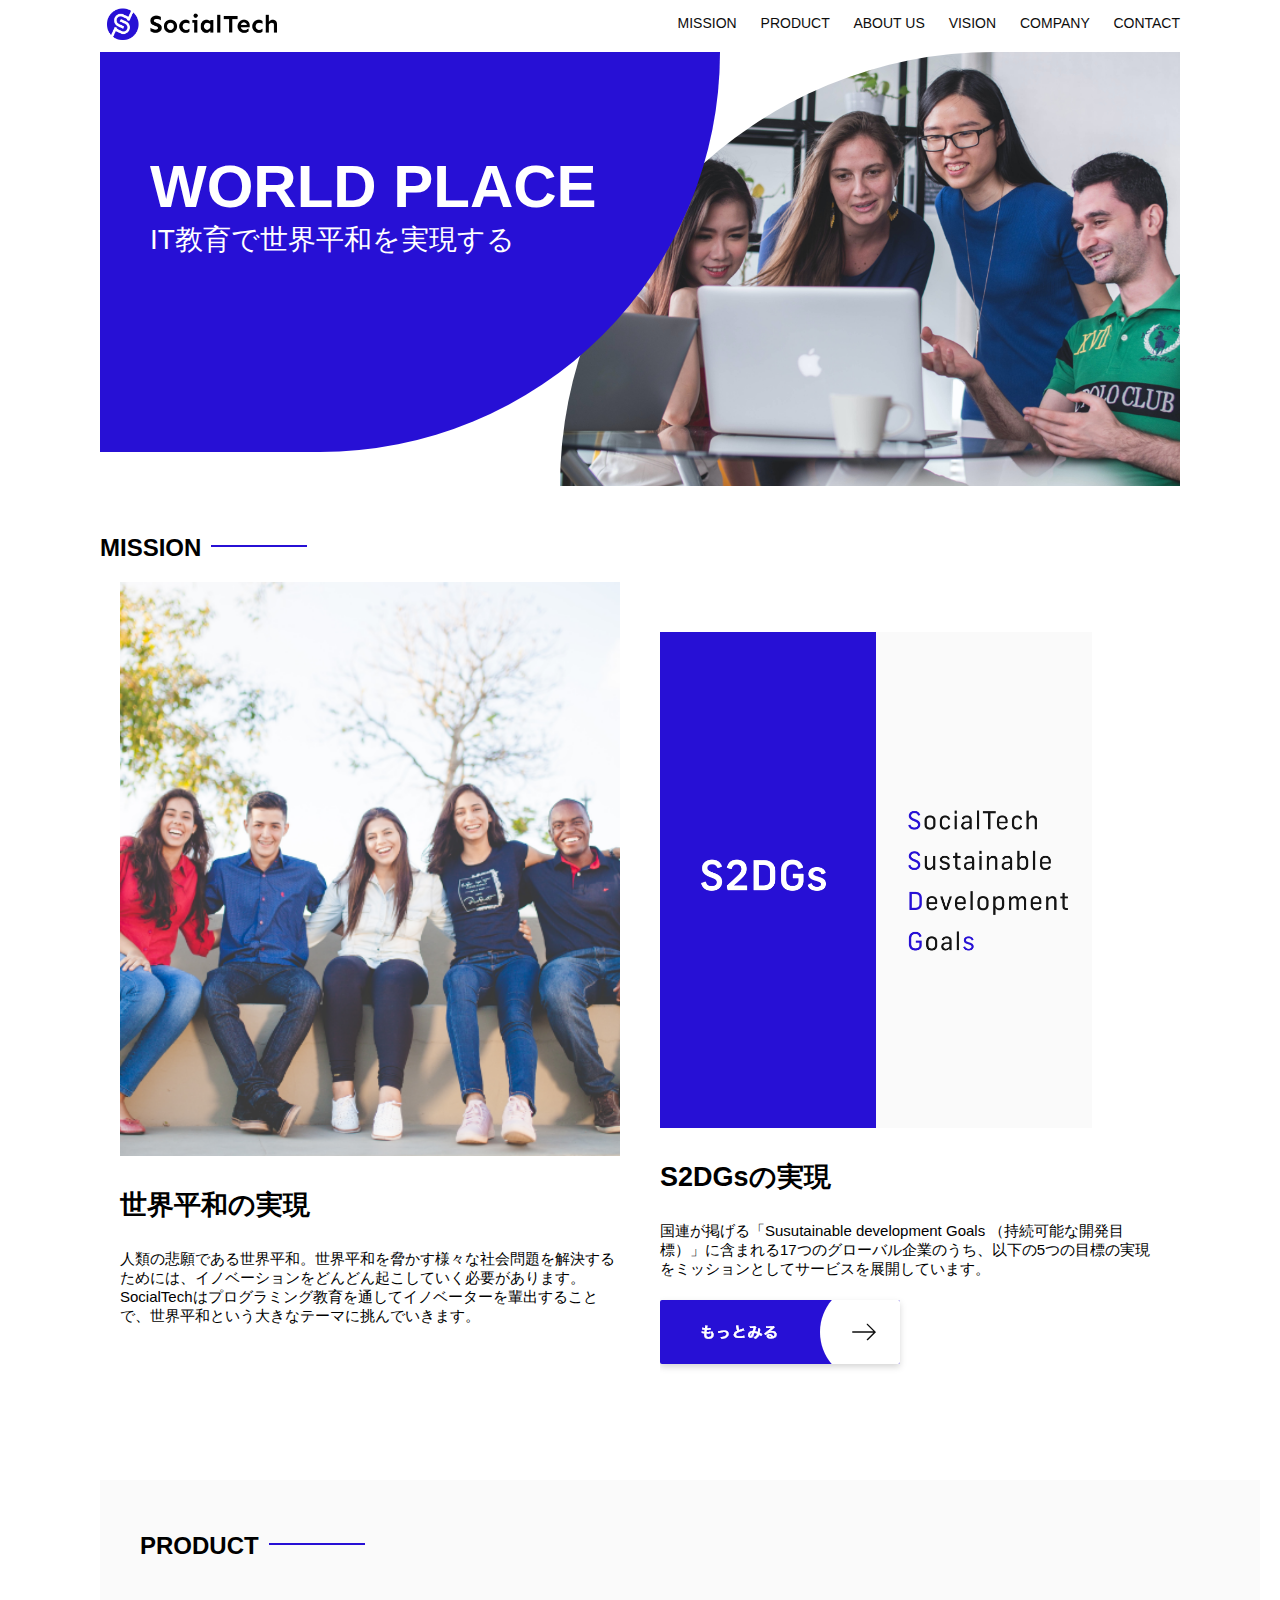
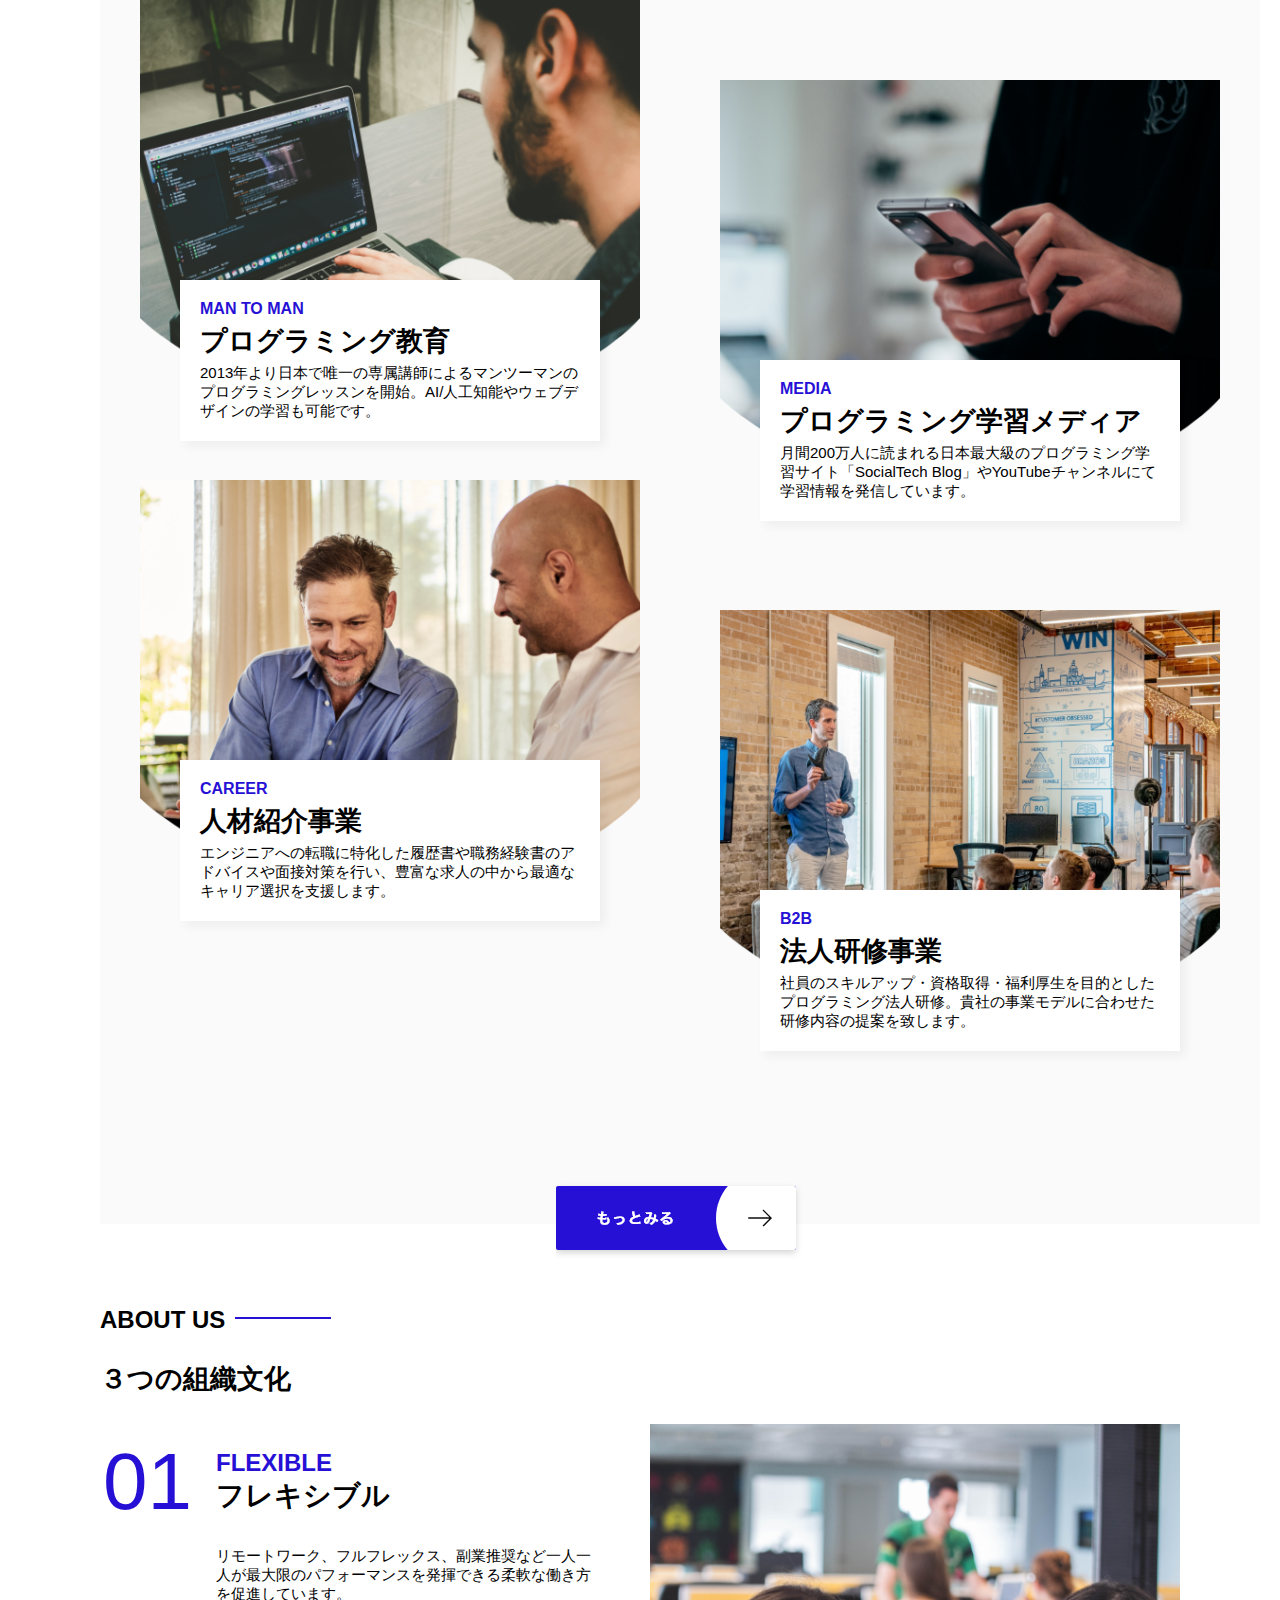
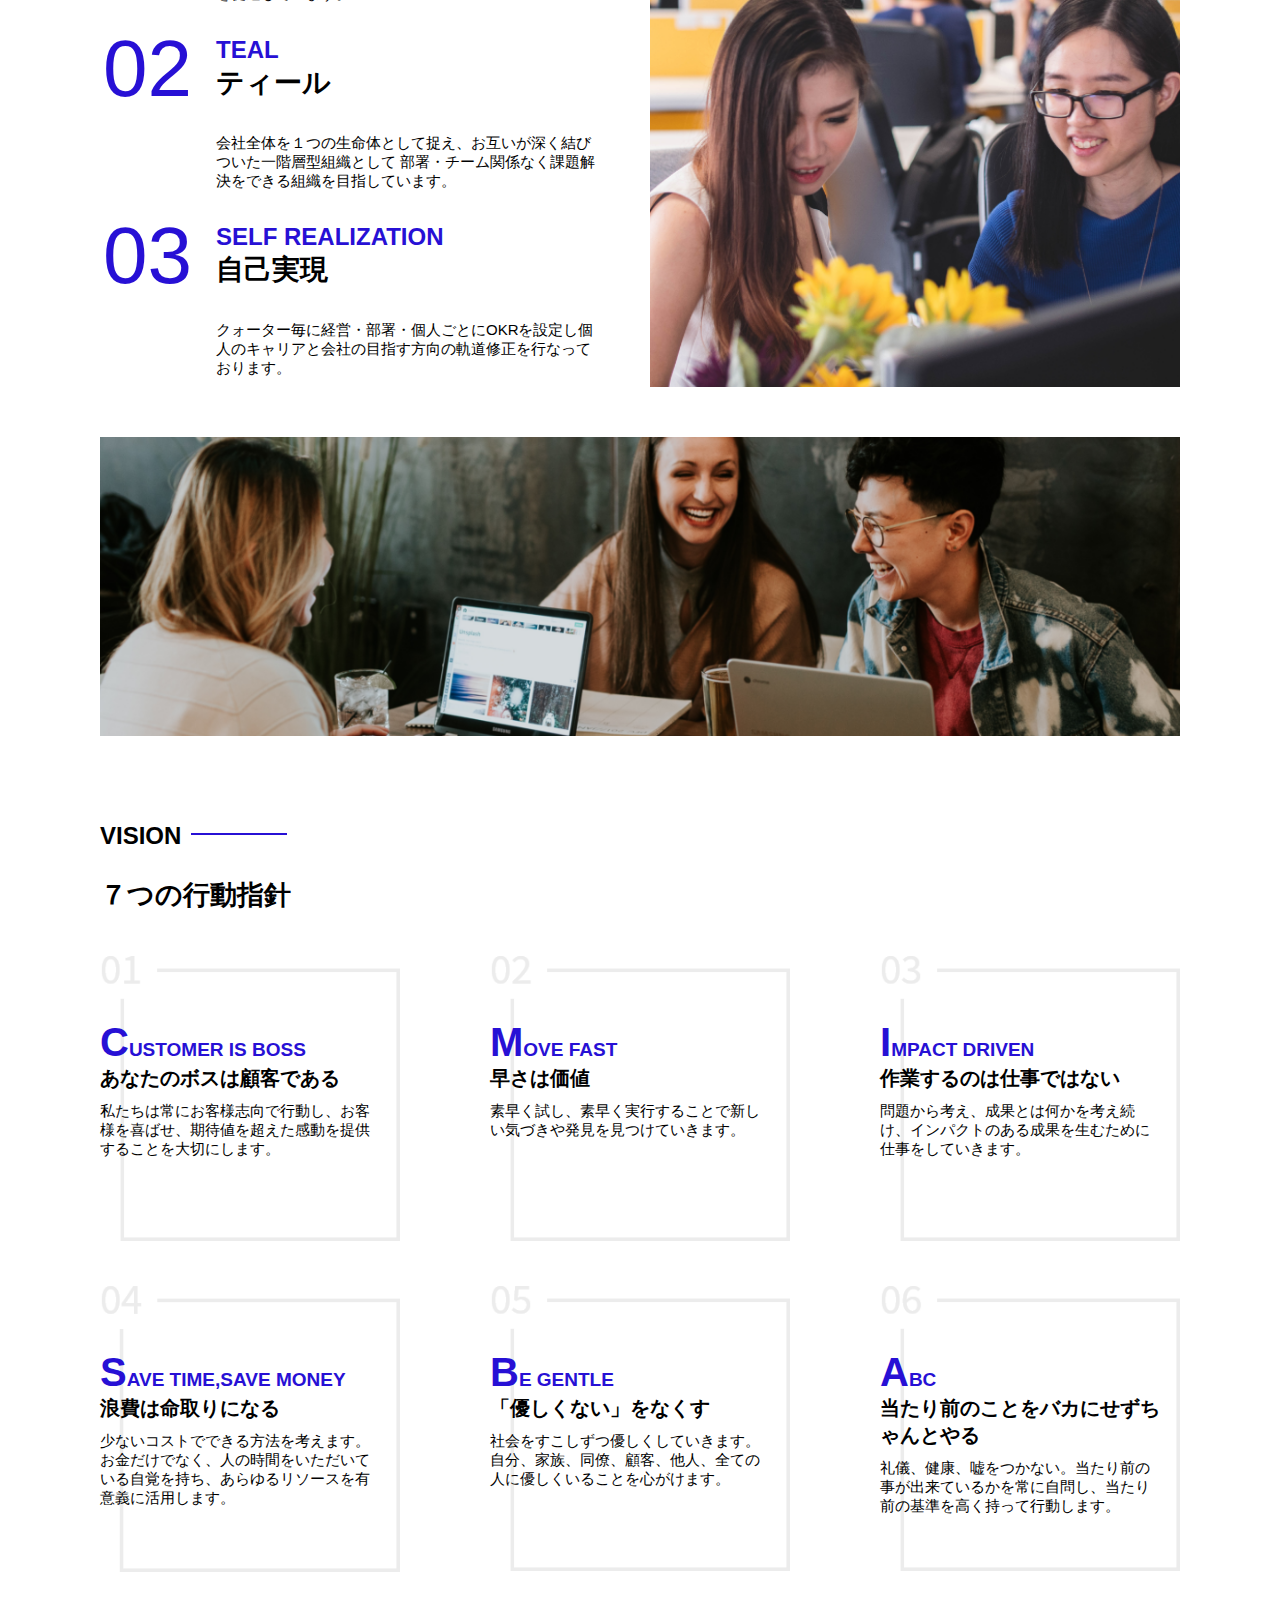
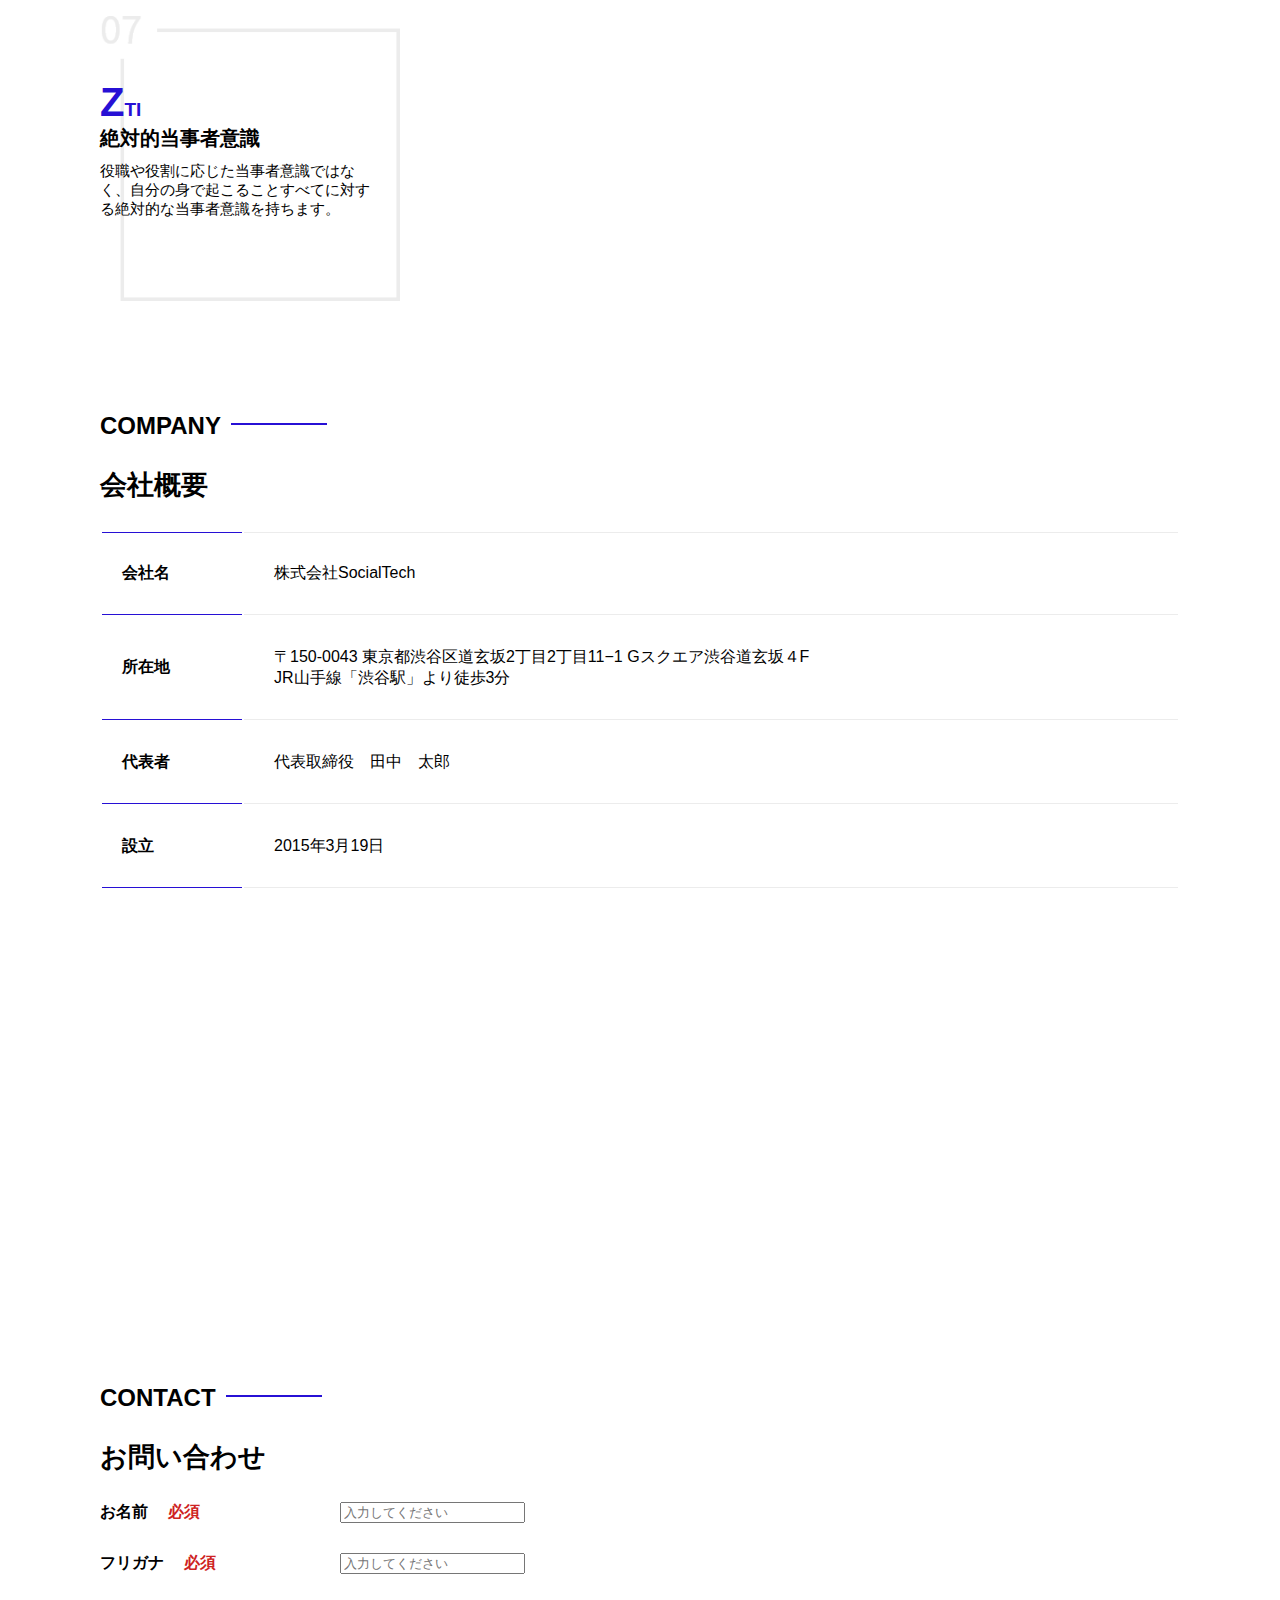
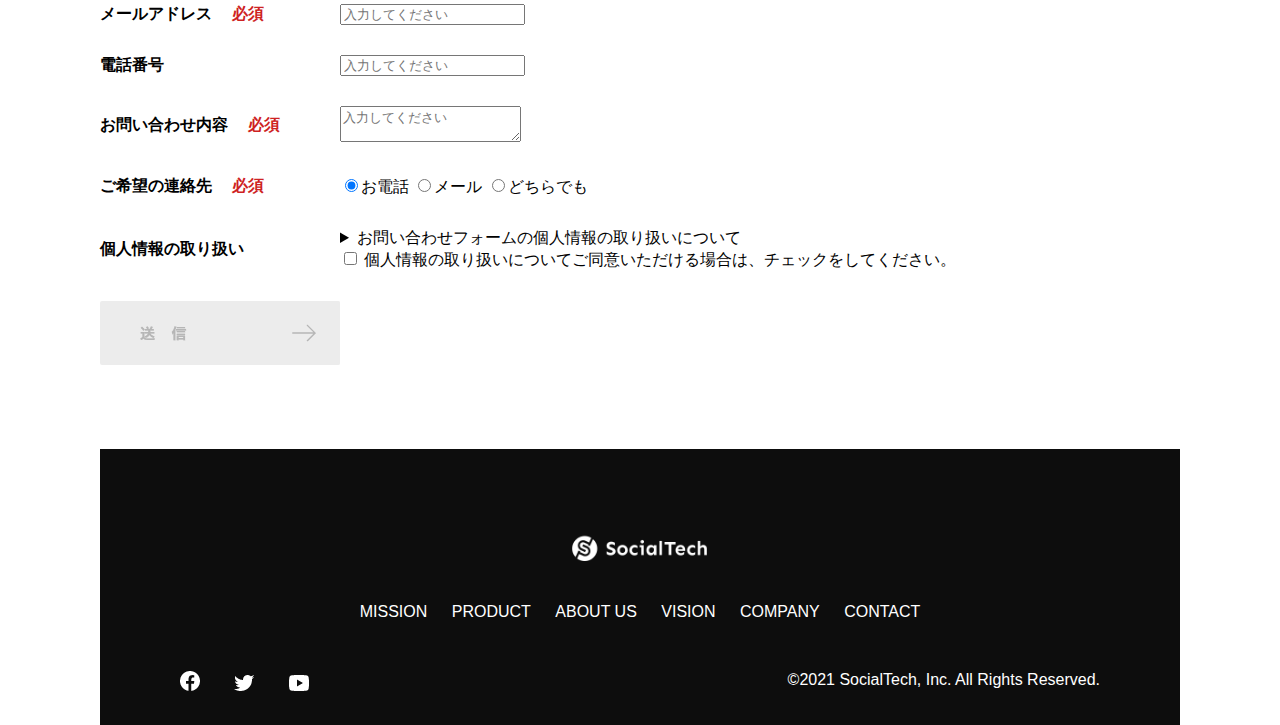
<file: index.html>
<!DOCTYPE html>
<html>
    <head>
        <title>SocialTech</title>
        <meta charset="utf-8">
        <meta name="description" content="SocislTechはEdTech業界のリーディングカンパニーを目指します。">
        <meta name="viewport" content="width=device-width" initial-scale="1.0">
        <link rel="stylesheet" href="style.css">
    </head>
    <body>
        <header>
            <!-- ロゴ -->
            <a href="index.html" id="logo"><img src="images/logo.png" alt="トップページに戻る"></a>
            <!-- pc用ナビゲーション -->
            <nav id="nav-pc">
                <a href="mission.html">MISSION</a>
                <a href="product.html">PRODUCT</a>
                <a href="index.html#aboutus">ABOUT US</a>
                <a href="index.html#vision">VISION</a>
                <a href="index.html#company">COMPANY</a>
                <a href="index.html#contact">CONTACT</a>
            </nav>
            <!-- for iphone -->
            <img id="menu-sp" src="images/button-menu.png" alt="ナビゲーションを開く" onclick="document.getElementById('nav-sp').style.display = 'block'">
            <!-- スマホ用ナビゲーション -->
            <nav id="nav-sp">
                <img id="close" src="images/button-close.png" alt="ナビゲーションを閉じる" onclick="document.getElementById('nav-sp').style.display = 'none'">
                <a id="logo-sp" href="index.html" onclick="document.getElementById('nav-sp').style.display = 'none'">
                <img src="images/logo-sp.png" alt="トップページに戻る"></a>
                <a class="menu" href="mission.html" onclick="document.getElementById('nav-sp').style.display = 'none'">MISSION</a>
                <a class="menu" href="product.html" onclick="document.getElementById('nav-sp').style.display = 'none'">PRODUCT</a>
                <a class="menu" href="indext.html#aboutus" onclick="document.getElementById('nav-sp').style.display = 'none'">ABOUT US</a>
                <a class="menu" href="index.html#vision"
                   onclick="document.getElementById('nav-sp').style.display = 'none'">VISION</a>
                <a class="menu" href="index.html#company"
                   onclick="document.getElementById('nav-sp').style.display = 'none'">COMPANY</a>
                <a class="menu" href="index.html#contact"
                   onclick="document.getElementById('nav-sp').style.display = 'none'">CONTACT</a>
                <div id="sns">
                   <a href="https://www.facebook.com/sejuku2013"><img src="images/button-facebook.png" alt="Facebookのリンク"></a>
                   <a href="https://twitter.com/samuraijuku"><img src="images/button-twitter.png" alt="Twitterのリンク"></a>
                   <a href="https://www.youtube.com/channel/UCCFOQO5aDK0xXam4cUQXT8g"><img src="images/button-youtube.png" alt="YouTubeのリンク"></a>
                </div>
            </nav>
        </header>
        <main>
            <article>
                <!-- メインビジュアル -->
                <section id="main-visual">
                    <div id="main-message">
                        <h1>WORLD PLACE</h1>
                        <p>IT教育で世界平和を実現する</p>
                    </div>
                    <img src="images/index/index-main.png" alt="pcに集まる多国籍の仲間たち">
                </section>
                <section id="mission">
                    <h2 class="index-h2">MISSION</h2>
                    <div id="mission-flex">
                        <div>
                            <img id="mission-photo" src="images/index/index-mission.png" alt="屋外のベンチで写真を撮影する多国籍の仲間たち">
                            <h3>世界平和の実現</h3>
                            <p>
                                人類の悲願である世界平和。世界平和を脅かす様々な社会問題を解決するためには、イノベーションをどんどん起こしていく必要があります。SocialTechはプログラミング教育を通してイノベーターを輩出することで、世界平和という大きなテーマに挑んでいきます。
                            </p>
                        </div>
                        <div>
                            <img id="s2dgs" src="images/index/s2dgs.png" alt="S2DGS">
                            <h3>S2DGsの実現</h3>
                            <p>国連が掲げる「Susutainable development Goals （持続可能な開発目標）」に含まれる17つのグローバル企業のうち、以下の5つの目標の実現をミッションとしてサービスを展開しています。</p>
                            <a href="mission.html">
                                <img src="images/button-more.png" alt="もっとみる">
                            </a>
                        </div>
                    </div>
                </section>
                <!-- プロダクト -->
                <section id="product">
                    <h2 class="index-h2">PRODUCT</h2>
                    <div>
                        <div id="product-left">
                            <div>
                                <img class="product-photo" src="images/index/index-mantoman.png" alt="PCでコードを書く男性">
                                <div class="product-explain">
                                    <span>MAN TO MAN</span>
                                    <h3>プログラミング教育</h3>
                                    <p>2013年より日本で唯一の専属講師によるマンツーマンのプログラミングレッスンを開始。AI/人工知能やウェブデザインの学習も可能です。</p>
                                </div>
                            </div>
                            <div>
                                <img class="product-photo" src="images/index/index-career.png" alt="笑顔で話し合う二人の男性">
                                <div class="product-explain">
                                   <span>CAREER</span>
                                   <h3>人材紹介事業</h3>
                                   <p>エンジニアへの転職に特化した履歴書や職務経験書のアドバイスや面接対策を行い、豊富な求人の中から最適なキャリア選択を支援します。</p>
                                </div>
                            </div>
                        </div>
                        <div id="product-right">
                           <div>
                               <img class="product-photo" src="images/index/index-media.png" alt="スマートフォンを操作する人">
                               <div class="product-explain">
                                   <span>MEDIA</span>
                                   <h3>プログラミング学習メディア</h3>
                                   <p>月間200万人に読まれる日本最大級のプログラミング学習サイト「SocialTech Blog」やYouTubeチャンネルにて学習情報を発信しています。</p>
                               </div>
                          </div>
                          <div>
                               <img class="product-photo" src="images/index/index-b2b.png" alt="講演中の男性とそれを聴く人々">
                               <div class="product-explain">
                                   <span>B2B</span>
                                   <h3>法人研修事業</h3>
                                   <p>社員のスキルアップ・資格取得・福利厚生を目的としたプログラミング法人研修。貴社の事業モデルに合わせた研修内容の提案を致します。</p>
                              </div>
                          </div>
                        </div>
                    </div>
                    <div>
                    <a id="product-more" href="product.html">
                      <img src="images/button-more.png" alt="もっとみる">
                    </a>
                    </div>
                </section>
                <!-- about us -->
                <section id="aboutus">
                    <h2 class="index-h2">ABOUT US</h2>
                    <h3>３つの組織文化</h3>
                    <div>
                        <table class="culture-table">
                            <tr>
                                <td>
                                    <span class="culture-num">01</span>
                                </td>
                                <td>
                                    <span class="culture-en">FLEXIBLE</span>
                                    <span class="culture-jp">フレキシブル</span>
                                </td>
                            </tr>
                            <tr>
                                <td>
                                    <!-- 空のセル -->
                                </td>
                                <td>
                                    <p class="culture-description">
                                        リモートワーク、フルフレックス、副業推奨など一人一人が最大限のパフォーマンスを発揮できる柔軟な働き方を促進しています。
                                    </p>
                                </td>
                            </tr>
                            <tr>
                                <td>
                                    <span class="culture-num">02</span>
                                </td>
                                <td>
                                    <span class="culture-en">TEAL</span>
                                    <span class="culture-jp">ティール</span>
                                </td>
                            </tr>
                            <tr>
                                <td>
                                    <!-- 空のセル -->
                                </td>
                                <td>
                                    <p class="culture-description">
                                        会社全体を１つの生命体として捉え、お互いが深く結びついた一階層型組織として
                                        部署・チーム関係なく課題解決をできる組織を目指しています。
                                    </p>
                                </td>
                            </tr>
                            <tr>
                                <td>
                                    <span class="culture-num">03</span>
                                </td>
                                <td>
                                    <span class="culture-en">SELF REALIZATION</span>
                                    <span class="culture-jp">自己実現</span>
                                </td>
                            </tr>
                            <tr>
                                <td>
                                    <!-- 空のセル -->
                                </td>
                                <td>
                                    <p class="culture-description">
                                        クォーター毎に経営・部署・個人ごとにOKRを設定し個人のキャリアと会社の目指す方向の軌道修正を行なっております。
                                    </p>
                                </td>
                            </tr>
                        </table>
                          <img class="culture-img" src="images/index/index-aboutus1.png" alt="笑顔で話し合う二人の女性">
                    </div>
                       <img class="culture-img2" src="images/index/index-aboutus2.png" alt="笑顔で話し合う三人の男女">
                </section>
                <!-- vision -->
                <section id="vision">
                    <h2 class="index-h2">VISION</h2>
                    <h3>７つの行動指針</h3>
                    <div>
                        <div class="vision-box">
                            <img src="images/index/vision-01.png" alt="01">
                            <span>
                                <h4>CUSTOMER IS BOSS</h4>
                                <h5>あなたのボスは顧客である</h5>
                                <p>私たちは常にお客様志向で行動し、お客様を喜ばせ、期待値を超えた感動を提供することを大切にします。</p>
                            </span>
                        </div>
                        <div class="vision-box">
                            <img src="images/index/vision-02.png" alt="02">
                            <span>
                                <h4>MOVE FAST</h4>
                                <h5>早さは価値</h5>
                                <p>素早く試し、素早く実行することで新しい気づきや発見を見つけていきます。</p>
                            </span>
                        </div>
                        <div class="vision-box">
                            <img src="images/index/vision-03.png" alt="03">
                            <span>
                                <h4>IMPACT DRIVEN</h4>
                                <h5>作業するのは仕事ではない</h5>
                                <p>問題から考え、成果とは何かを考え続け、インパクトのある成果を生むために仕事をしていきます。</p>
                            </span>
                        </div>
                        <div class="vision-box">
                            <img src="images/index/vision-04.png" alt="04">
                            <span>
                                <h4>SAVE TIME,SAVE MONEY</h4>
                                <h5>浪費は命取りになる</h5>
                                <p>少ないコストでできる方法を考えます。お金だけでなく、人の時間をいただいている自覚を持ち、あらゆるリソースを有意義に活用します。</p>
                            </span>
                        </div>
                        <div class="vision-box">
                            <img src="images/index/vision-05.png" alt="05">
                            <span>
                                <h4>BE GENTLE</h4>
                                <h5>「優しくない」をなくす</h5>
                                <p>社会をすこしずつ優しくしていきます。自分、家族、同僚、顧客、他人、全ての人に優しくいることを心がけます。</p>
                            </span>
                        </div>
                        <div class="vision-box">
                            <img src="images/index/vision-06.png" alt="06">
                            <span>
                                <h4>ABC</h4>
                                <h5>当たり前のことをバカにせずちゃんとやる</h5>
                                <p>礼儀、健康、嘘をつかない。当たり前の事が出来ているかを常に自問し、当たり前の基準を高く持って行動します。</p>
                            </span>
                        </div>
                        <div class="vision-box">
                            <img src="images/index/vision-07.png" alt="07">
                            <span>
                                <h4>ZTI</h4>
                                <h5>絶対的当事者意識</h5>
                                <p>役職や役割に応じた当事者意識ではなく、自分の身で起こることすべてに対する絶対的な当事者意識を持ちます。</p>
                            </span>
                        </div>
                    </div>
                </section>
                <!-- company -->
                <section id="company">
                    <h2 class="index-h2">COMPANY</h2>
                    <h3>会社概要</h3>
                     <table id="company-table">
                        <tr>
                            <th class="tableheader-first">会社名</th>
                            <td class="cell-first">株式会社SocialTech</td>
                        </tr>
                        <tr>
                            <th class="tableheader">所在地</th>
                            <td class="cell">〒150-0043 東京都渋谷区道玄坂2丁目2丁目11−1 Gスクエア渋谷道玄坂４F <br>JR山手線「渋谷駅」より徒歩3分</td>
                        </tr>
                        <tr>
                            <th class="tableheader">代表者</th>
                            <td class="cell">代表取締役　田中　太郎</td>
                        </tr>
                        <tr>
                            <th class="tableheader">設立</th>
                            <td class="cell">2015年3月19日</td>
                        </tr>
                     </table>
                     <iframe src="https://www.google.com/maps/embed?pb=!1m18!1m12!1m3!1d3241.7761306151356!2d139.6961907!3d35.6578869!2m3!1f0!2f0!3f0!3m2!1i1024!2i768!4f13.1!3m3!1m2!1s0x60188b55ffeee63f%3A0x73330361de4fb84f!2z44CSMTUwLTAwNDMg5p2x5Lqs6YO95riL6LC35Yy66YGT546E5Z2C77yS5LiB55uu77yR77yR4oiSMSBHIDRm!5e0!3m2!1sja!2sjp!4v1667458189197!5m2!1sja!2sjp" width="600" height="450" style="border:0;" allowfullscreen="" loading="lazy" referrerpolicy="no-referrer-when-downgrade"></iframe>
                </section>
                <!-- フォーム -->
                <section id="contact">
                    <h2 class="index-h2">CONTACT</h2>
                    <h3>お問い合わせ</h3>
                    <form action="https://api.staticforms.xyz/submit" method="post">
                        <input type="text" name="honeypot" style="display:none">
                        <!-- STATIC FORMSのアクセスキー -->
                        <input type="hidden" name="accessKey" value="84c0a312-5e0f-44ed-b330-bd6ed3b25a24">
                        <!--メールのタイトル-->
                        <input type="hidden" name="subject" value="お問い合わせフォーム" />
                        <!--送信先のメールアドレスをvalueに設定する-->
                        <input type="hidden" name="replyTo" value="yuma1105howa@gmail.com">
                        <!--redirectToのURLは公開後のURLへリンクする-->
                        <input type="hidden" name="redirectTo" value="">
                        <div>
                            <div class="contact-heading">
                                <label class="contact-label">お名前<span class="contact-span">必須</span></label>
                            </div>
                            <div class="contact-form">
                                <input type="text" name="name" placeholder="入力してください" class="contact-textbox">
                            </div>
                        </div>
                        <div>
                            <div class="contact-heading">
                                <label class="contact-label">フリガナ<span class="contact-span">必須</span></label>
                            </div>
                            <div>
                                <input type="text" name="hurigana" placeholder="入力してください">
                            </div>
                        </div>
                        <div>
                            <div class="contact-heading">
                                <label class="contact-label">メールアドレス<span class="contact-span">必須</span></label>
                            </div>
                            <div>
                                <input type="text" name="mail" placeholder="入力してください">
                            </div>
                        </div>
                        <div>
                            <div class="contact-heading">
                                <label class="contact-label">電話番号</label>
                            </div>
                            <div>
                                <input type="text" name="tel" placeholder="入力してください">
                            </div>
                        </div>
                        <div>
                            <div class="contact-heading">
                                <label class="contact-label">お問い合わせ内容<span class="contact-span">必須</span></label>
                            </div>
                            <div>
                                <textarea class="contact-textarea" placeholder="入力してください" name="message"></textarea>
                            </div>
                        </div>
                        <div>
                            <div class="contact-heading">
                                  <label class="contact-label">ご希望の連絡先<span class="contact-span">必須</span></label>
                            </div>  
                            <div>
                               <input class="radiobutton" type="radio" value="tel" name="contact" checked><label>お電話</label>
                               <input class="radiobutton" type="radio" value="mail" name="contact"><label>メール</label>
                               <input class="radiobutton" type="radio" value="both" name="contact"><label>どちらでも</label>
                            </div>
                        </div>
                        <div>
                            <div class="contact-heading">
                                <label class="contact-label">個人情報の取り扱い</label>
                            </div>
                            <div>
                                <details>
                                    <summary>お問い合わせフォームの個人情報の取り扱いについて</summary>
                                    <div>
                                       <span>１．組織の名称又は氏名</span><br>
                                       株式会社SocialTech<br><br>
                                       <span>２．個人情報保護管理者（若しくはその代理人）の氏名又は職名、所属及び連絡先
                                       鈴木 一郎 コーポレート部</span><br>
                                       メールアドレス：support@socialtech.net<br>
                                       TEL：03-xxxx-xxxx<br>
                                       <span>３．個人情報の利用目的</span><br>
                                       ・本サービス及び本サービスに関連する情報の提供又はそれらに関する連絡のため<br>
                                       ・ユーザーの本人確認のため<br>
                                       ・当社サービスのご案内のため<br>
                                       ・当社の商品等の広告または宣伝（電子メールによるものを含むものとします。）<br><br>
                                       <span>４．個人情報の取り扱い業務の委託</span><br>
                                       個人情報の取扱業務の全部または一部を外部に業務委託する場合があります。<br>
                                       その際、弊社は、個人情報を適切に保護できる管理体制を敷き実行していることを条件として<br>
                                       委託先を厳選したうえで、機密保持契約を委託先と締結し、お客様の個人情報を厳密に管理させます。<br><br>
                                       <span>５．個人情報の開示等の請求</span><br>
                                       お客様は、弊社に対してご自身の個人情報の開示等（利用目的の通知、開示、内容の訂正・追加・削除、利用の停止または消去、第三者への提供の停止）に関して、当社問合わせ窓口に申し出ることができます。<br>
                                       その際、弊社はお客様ご本人を確認させていただいたうえで、合理的な期間内に対応いたします。<br><br>
                                       なお、個人情報に関する弊社問合わせ先は、次の通りです。<br><br>
                                       株式会社SocialTech　個人情報問合せ窓口<br>
                                       〒150-0043　東京都渋谷区道玄坂2丁目11-1 Ｇスクエア渋谷道玄坂 4F<br>
                                       メールアドレス：support@socialtech.net　TEL：03-xxxx-xxxx<br><br>
                                       <span>６．個人情報を提供されることの任意性について</span><br><br>
                                       お客様がご自身の個人情報を弊社に提供されるか否かは、お客様のご判断によりますが、もしご提供されない場合には、適切なサービスが提供できない場合がありますので予めご了承ください。
                                    </div>
                                </details>
                                <input type="checkbox" name="agree">
                                <span>個人情報の取り扱いについてご同意いただける場合は、チェックをしてください。</span>
                            </div>
                        </div>
                        <input type="image" value="Submit" src="images/button-submit.png" alt="送信する">
                    </form>
                </section>
            </article>
            <footer>
                <div id="footer-logo">
                    <img src="images/logo-sp.png" alt="SocialTech">
                </div>
                <div id="footer-link">
                    <a href="mission.html">MISSION</a>
                    <a href="product.html">PRODUCT</a>
                    <a href="index.html#aboutus">ABOUT US</a>
                    <a href="index.html#vision">VISION</a>
                    <a href="index.html#company">COMPANY</a>
                    <a href="index.html#contact">CONTACT</a>
                </div>
                <div id="sns-footer">
                    <a href="https://www.facebook.com/sejuku2013"><img src="images/button-facebook.png" alt="Facebookのリンク"></a>
                    <a href="https://twitter.com/samuraijuku"><img src="images/button-twitter.png" alt="Twitterのリンク"></a>
                    <a href="https://www.youtube.com/channel/UCCFOQO5aDK0xXam4cUQXT8g"><img src="images/button-youtube.png" alt="YouTubeのリンク"></a>
                    <span id="copyright">&copy;2021 SocialTech, Inc. All Rights Reserved.</span>
                </div>
            </footer>
        </main>
    </body>
</html>
</file>
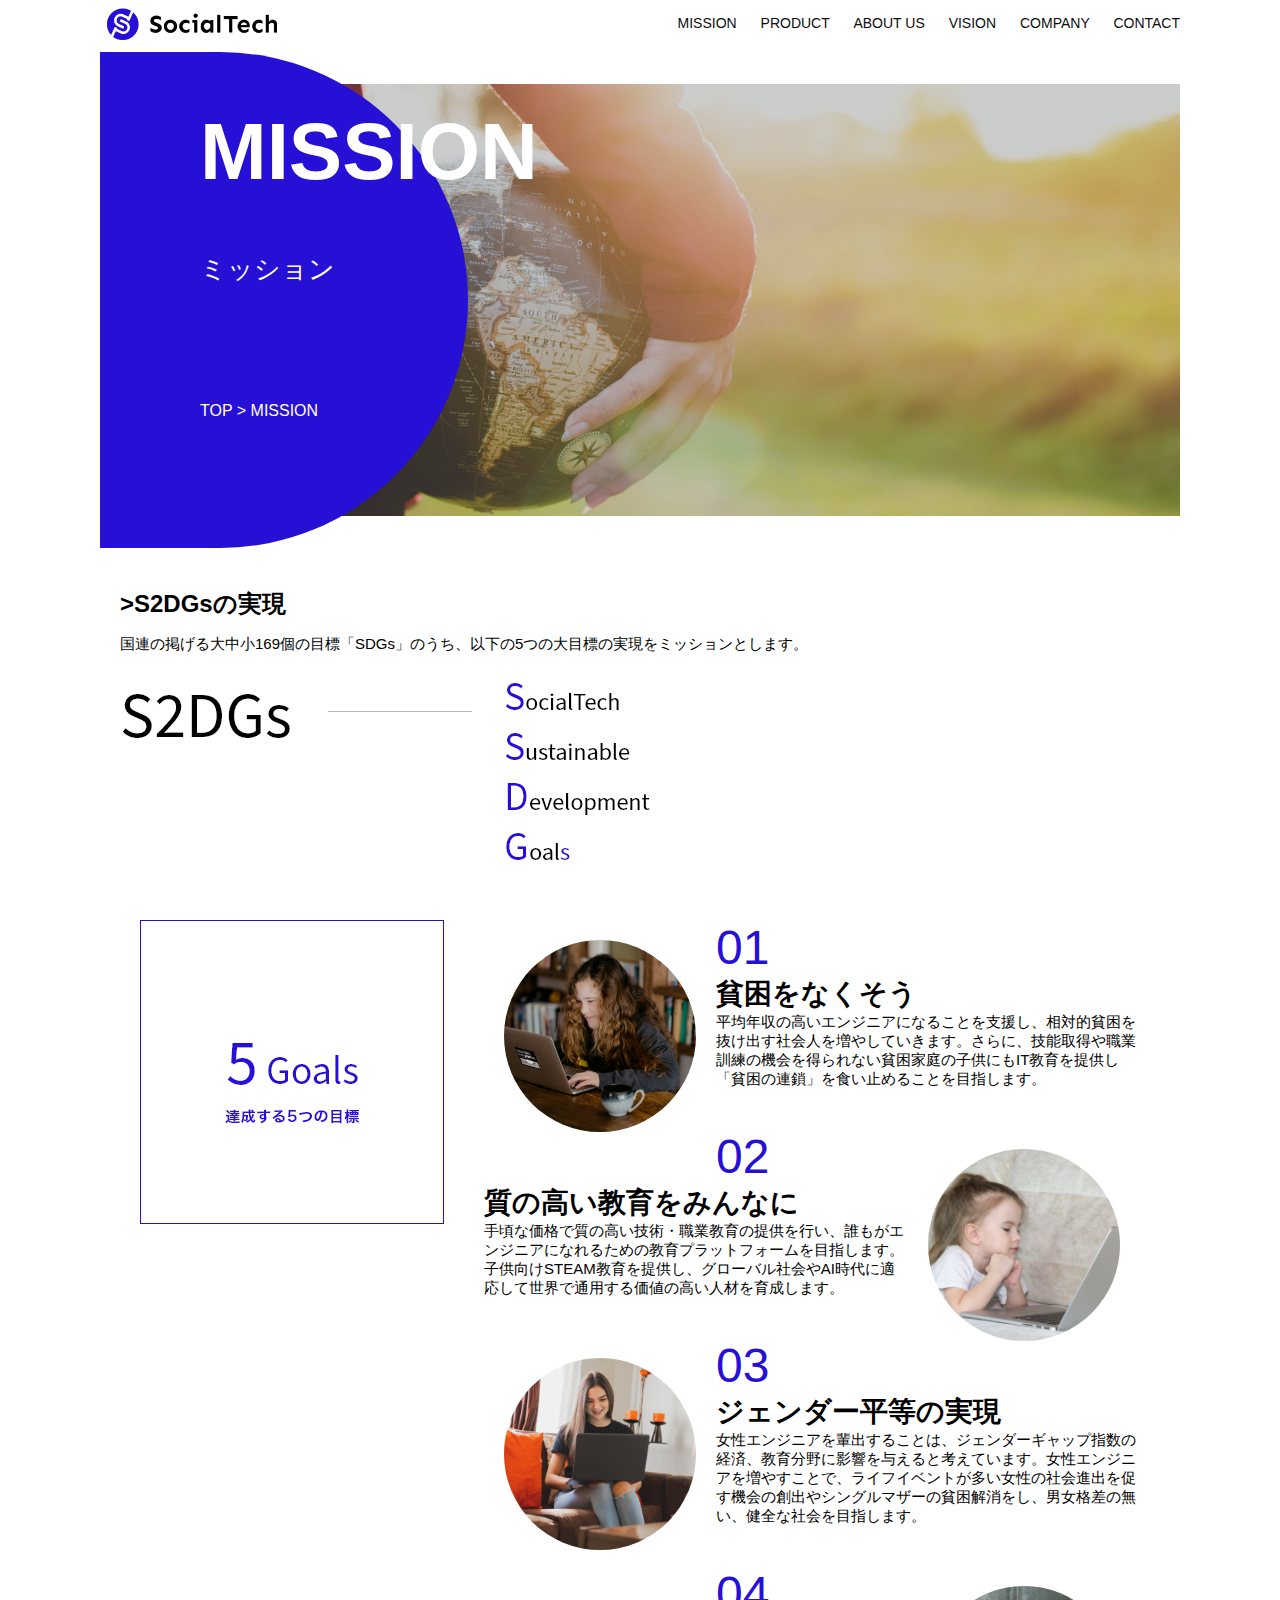
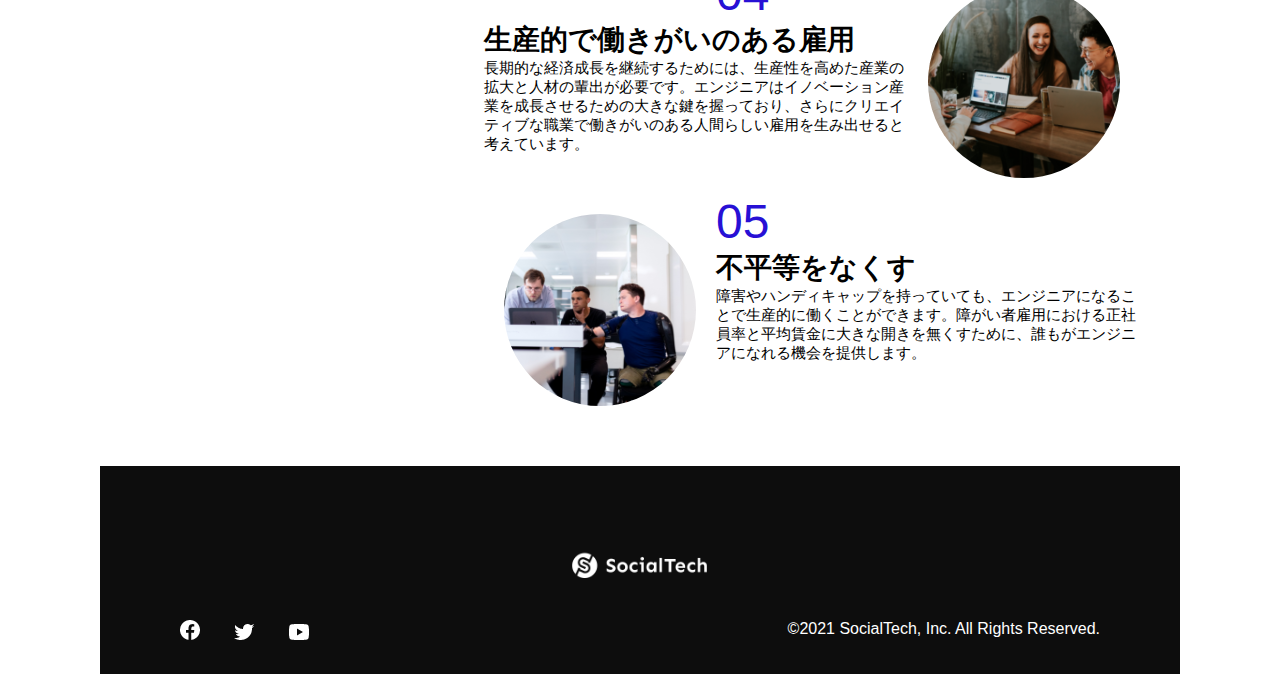
<file: mission.html>
<!DOCTYPE html>
<html>
    <head>
        <title>SocialTech - MISSION ミッション　-</title>
        <meta charset="utf-8">
        <meta name="description" content="SocialTechが目指す5つの目標（S2DGs）を紹介します">
        <meta name="viewport" content="width=device-width,initial-scale=1.0">
        <link rel="stylesheet" href="style.css">
    </head>
    <body>
        <header>
            <!-- logo -->
            <a href="index.html" id="logo"><img src="images/logo.png" alt="トップページに戻る"></a>
            <nav id="nav-pc">
                <a href="mission.html">MISSION</a>
                <a href="product.html">PRODUCT</a>
                <a href="index.html#aboutus">ABOUT US</a>
                <a href="index.html#vision">VISION</a>
                <a href="index.html#company">COMPANY</a>
                <a href="index.html#contact">CONTACT</a>
            </nav>
            <img id="menu-sp" src="images/button-menu.png" alt="ナビゲーションを開く" onclick="document.getElementById('nav-sp').style.display = 'block'">
            <nav id="nav-sp">
                <img id="close" src="images/button-close.png" alt="ナビゲーションを閉じる" onclick="document.getElementById('nav-sp').style.display = 'none'">
                <a id="logo-sp" href="index.html" onclick="document.getElementById('nav-sp').style.display = 'none'">
                <img src="images/logo-sp.png" alt="トップページに戻る"></a>
                <a class="menu" href="mission.html" onclick="document.getElementById('nav-sp').style.display = 'none'">MISSION</a>
                <a class="menu" href="product.html" onclick="document.getElementById('nav-sp').style.display = 'none'">PRODUCT</a>
                <a class="menu" href="index.html#aboutus" onclick="document.getElementById('nav-sp').style.display = 'none'">ABOUT US</a>
                <a class="menu" href="index.html#vision" onclick="document.getElementById('nav-sp').style.display = 'none'">VISION</a>
                <a class="menu" href="index.html#company" onclick="document.getElementById('nav-sp').style.display = 'none'">COMPANY</a>
                <a class="menu" href="index.html#contact" onclick="document.getElementById('nav-sp').style.display = 'none'">CONTACT</a>
                <div id="sns">
                    <a href="https://www.facebook.com/sejuku2013"><img src="images/button-facebook.png" alt="Facebookのリンク"></a>
                    <a href="https://twitter.com/samuraijuku"><img src="images/button-twitter.png" alt="Twitterのリンク"></a>
                    <a href="https://www.youtube.com/channel/UCCFOQO5aDK0xXam4cUQXT8g"><img src="images/button-youtube.png" alt="YouTubeのリンク"></a>
                </div>
            </nav>
        </header>
        <main>
            <article>
                <section id="mission-main">
                    <div id="mission-title">
                        <h1>MISSION</h1>
                        <span>ミッション</span>
                        <div>TOP > MISSION</div>
                    </div>
                </section>
                <section id="mission-s2dgs">
                    <h2 class="mission-h2">>S2DGsの実現</h2>
                    <p>国連の掲げる大中小169個の目標「SDGs」のうち、以下の5つの大目標の実現をミッションとします。</p>
                    <img src="images/mission/mission-s2dgs.png" alt="S2DGs">
                </section>
                <section id="mission-5goals">
                    <div>
                        <img id="s2dgs-image" src="images/mission/mission-5goals.png" alt="5goals">
                    </div>
                    <div>
                        <div>
                          <img class="fivegoals-image-left" src="images/mission/mission-5goals01.png" alt="PCを操作する女の子">
                          <span class="fivegoals-number">01</span>
                          <h3 class="fivegoals-h3">貧困をなくそう</h3>
                          <p class="fivegoals-p">
                            平均年収の高いエンジニアになることを支援し、相対的貧困を抜け出す社会人を増やしていきます。さらに、技能取得や職業訓練の機会を得られない貧困家庭の子供にもIT教育を提供し「貧困の連鎖」を食い止めることを目指します。
                          </p>
                        </div>
                
                        <div>
                          <img class="fivegoals-image-right" src="images/mission/mission-5goals02.png" alt="PCを見つめる小さい女の子">
                          <span class="fivegoals-number">02</span>
                          <h3 class="fivegoals-h3">質の高い教育をみんなに</h3>
                          <p class="fivegoals-p">
                            手頃な価格で質の高い技術・職業教育の提供を行い、誰もがエンジニアになれるための教育プラットフォームを目指します。子供向けSTEAM教育を提供し、グローバル社会やAI時代に適応して世界で通用する価値の高い人材を育成します。
                          </p>
                        </div>
                
                        <div>
                          <img class="fivegoals-image-left" src="images/mission/mission-5goals03.png" alt="PCを操作する女性">
                          <span class="fivegoals-number">03</span>
                          <h3 class="fivegoals-h3">ジェンダー平等の実現</h3>
                          <p class="fivegoals-p">
                            女性エンジニアを輩出することは、ジェンダーギャップ指数の経済、教育分野に影響を与えると考えています。女性エンジニアを増やすことで、ライフイベントが多い女性の社会進出を促す機会の創出やシングルマザーの貧困解消をし、男女格差の無い、健全な社会を目指します。
                          </p>
                        </div>
                
                        <div>
                          <img class="fivegoals-image-right" src="images/mission/mission-5goals04.png" alt="笑顔で話し合う3人の男女">
                          <span class="fivegoals-number">04</span>
                          <h3 class="fivegoals-h3">生産的で働きがいのある雇用</h3>
                          <p class="fivegoals-p">
                            長期的な経済成長を継続するためには、生産性を高めた産業の拡大と人材の輩出が必要です。エンジニアはイノベーション産業を成長させるための大きな鍵を握っており、さらにクリエイティブな職業で働きがいのある人間らしい雇用を生み出せると考えています。
                          </p>
                        </div>
                
                        <div>
                          <img class="fivegoals-image-left" src="images/mission/mission-5goals05.png" alt="障害を持つ男性が生き生きと働く様子">
                          <span class="fivegoals-number">05</span>
                          <h3 class="fivegoals-h3">不平等をなくす</h3>
                          <p class="fivegoals-p">
                            障害やハンディキャップを持っていても、エンジニアになることで生産的に働くことができます。障がい者雇用における正社員率と平均賃金に大きな開きを無くすために、誰もがエンジニアになれる機会を提供します。
                          </p>
                        </div>
                    </div>
                </section>
            </article>
            <footer>
                <div id="footer-logo">
                    <img src="images/logo-sp.png" alt="socialtech">
                </div>
                <div id="sns-footer">
                    <a href="https://www.facebook.com/sejuku2013"><img src="images/button-facebook.png" alt="Facebookのリンク"></a>
                    <a href="https://www.twitter.com/samuraijuku"><img src="images/button-twitter.png" alt="Twitterのリンク"></a>
                    <a href="https://www.youtube.com/channel/UCCFOQO5aDK0xXam4cUQXT8g"><img src="images/button-youtube.png" alt="YouTubeのリンク"></a>
                    <span id="copyright">&copy;2021 SocialTech, Inc. All Rights Reserved. </span>
                </div>
            </footer>
        </main>
    </body>
</html>
</file>
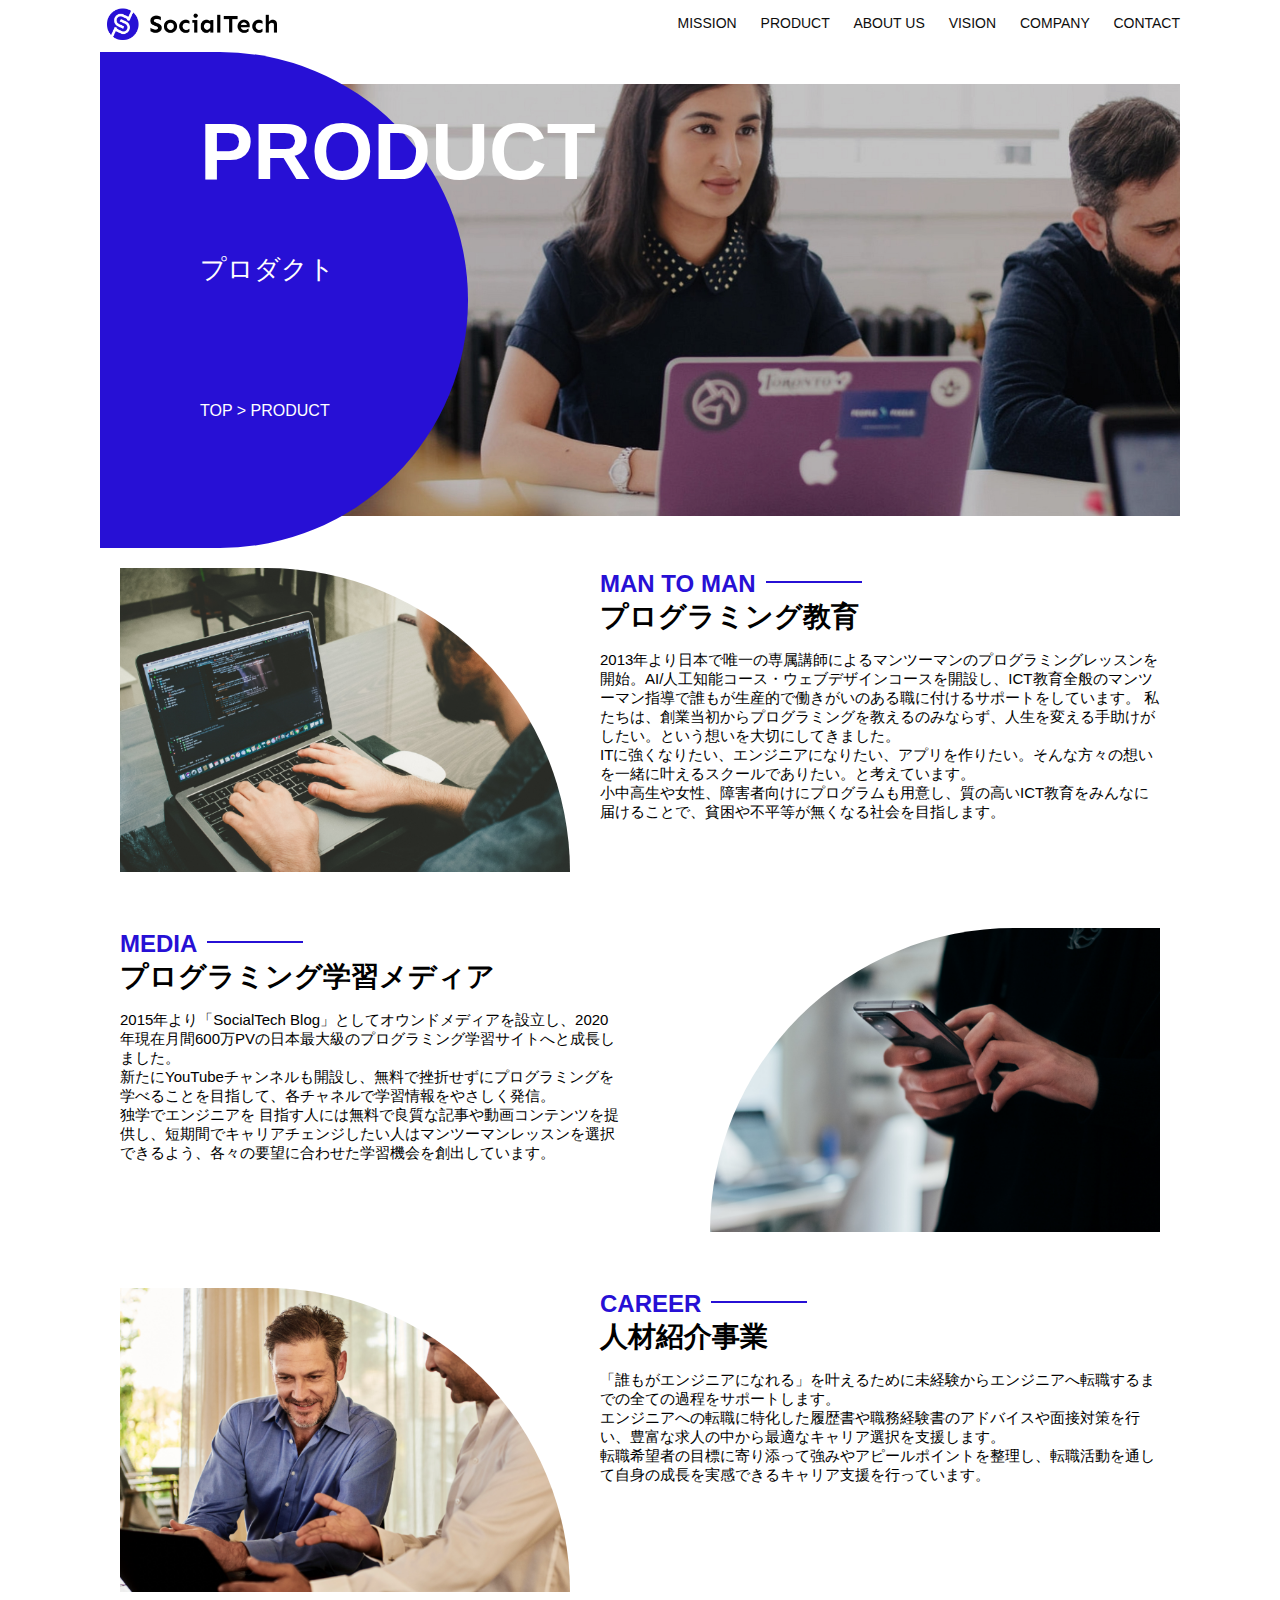
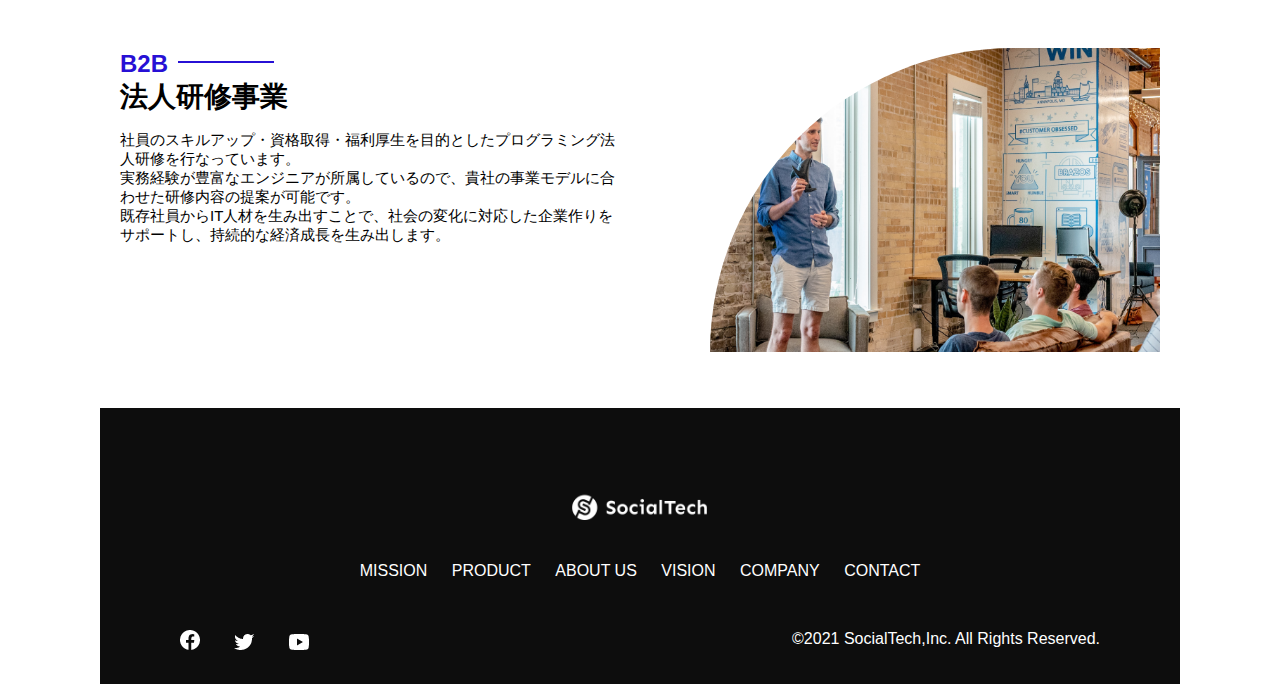
<file: product.html>
<!DOCTYPE html>
<html>
    <head>
        <title>SocialTech -PRODUCT プロダクト-</title>
        <meta charset="utf-8">
        <meta name="description" content="SocialTechの４つのプロダクトを紹介します">
        <meta name="viewport" content="width=device-width,initial-scale=1.0">
        <link rel="stylesheet" href="style.css">
    </head>
    <body>
        <header>
            <!--ロゴ -->
            <a href="index.html" id="logo"><img src="images/logo.png" alt="トップページに戻る"></a>
            <!-- for pc -->
            <nav id="nav-pc">
                <a href="mission.html">MISSION</a>
                <a href="product.html">PRODUCT</a>
                <a href="index.html#aboutus">ABOUT US</a>
                <a href="index.html#vision">VISION</a>
                <a href="index.html#company">COMPANY</a>
                <a href="index.html#contact">CONTACT</a>
            </nav>
            <!-- スマートフォン用メニューボタン -->
            <img id="menu-sp" src="images/button-menu.png" alt="ナビゲーションを開く" onclick="document.getElementById('nav-sp').style.display = 'block'">
            <!-- FOR SMARTPHONE -->
            <nav id="nav-sp">
                <img id="close" src="images/button-close.png" alt="ナビゲーションを閉じる" onclick="document.getElementById('nav-sp').style.display = 'none'">
                <a id="logo-sp" href="index.html" onclick="document.getElementById('nav-sp').style.display = 'none'"><img
                src="images/logo-sp.png" alt="トップページに戻る"></a>
                <a class="menu" href="mission.html" onclick="document.getElementById('nav-sp').style.display = 'none'">MISSION</a>
                <a class="menu" href="product.html" onclick="document.getElementById('nav-sp').style.display = 'none'">PRODUCT</a>
                <a class="menu" href="index.html#aboutus" onclick="document.getElementById('nav-sp').style.display = 'none'">ABOUT
                US</a>
                <a class="menu" href="index.html#vision"
                onclick="document.getElementById('nav-sp').style.display = 'none'">VISION</a>
                <a class="menu" href="index.html#company"
                onclick="document.getElementById('nav-sp').style.display = 'none'">COMPANY</a>
                <a class="menu" href="index.html#contact"
                onclick="document.getElementById('nav-sp').style.display = 'none'">CONTACT</a>
               <div id="sns">
                   <a href="https://www.facebook.com/sejuku2013"><img src="images/button-facebook.png" alt="Facebookのリンク"></a>
                   <a href="https://twitter.com/samuraijuku"><img src="images/button-twitter.png" alt="Twitterのリンク"></a>
                   <a href="https://www.youtube.com/channel/UCCFOQO5aDK0xXam4cUQXT8g"><img src="images/button-youtube.png" alt="YouTubeのリンク"></a>
               </div>
            </nav>
        </header>
        <main>
            <article>
                <section id="product-main">
                    <div id="product-title">
                        <h1>PRODUCT</h1>
                        <span>プロダクト</span>
                        <div>TOP > PRODUCT</div>
                    </div>
                </section>
                <section class="product-section1">
                    <img src="images/product/product-mantoman.png" alt="PCでコードを書く男性">
                    <div>
                        <h2 class="product-h2">MAN TO MAN</h2>
                        <h3 class="product-h3">プログラミング教育</h3>
                        <p>
                            2013年より日本で唯一の専属講師によるマンツーマンのプログラミングレッスンを開始。AI/人工知能コース・ウェブデザインコースを開設し、ICT教育全般のマンツーマン指導で誰もが生産的で働きがいのある職に付けるサポートをしています。
                            私たちは、創業当初からプログラミングを教えるのみならず、人生を変える手助けがしたい。という想いを大切にしてきました。<br>ITに強くなりたい、エンジニアになりたい、アプリを作りたい。そんな方々の想いを一緒に叶えるスクールでありたい。と考えています。<br>小中高生や女性、障害者向けにプログラムも用意し、質の高いICT教育をみんなに届けることで、貧困や不平等が無くなる社会を目指します。
                        </p>
                    </div>
                </section>
                <section class="product-section2">
                    <div>
                        <h2 class="product-h2">MEDIA</h2>
                        <h3 class="product-h3">プログラミング学習メディア</h3>
                        <p>
                            2015年より「SocialTech Blog」としてオウンドメディアを設立し、2020年現在月間600万PVの日本最大級のプログラミング学習サイトへと成長しました。<br>新たにYouTubeチャンネルも開設し、無料で挫折せずにプログラミングを学べることを目指して、各チャネルで学習情報をやさしく発信。<br>独学でエンジニアを
                            目指す人には無料で良質な記事や動画コンテンツを提供し、短期間でキャリアチェンジしたい人はマンツーマンレッスンを選択できるよう、各々の要望に合わせた学習機会を創出しています。
                        </p>
                    </div>
                    <img src="images/product/product-media.png" alt="スマートフォンを操作する人">
                </section>
                <section class="product-section1">
                    <img src="images/product/product-career.png" alt="笑顔で話し合う二人の男性">
                    <div>
                        <h2 class="product-h2">CAREER</h2>
                        <h3 class="product-h3">人材紹介事業</h3>
                        <p>
                            「誰もがエンジニアになれる」を叶えるために未経験からエンジニアへ転職するまでの全ての過程をサポートします。<br>エンジニアへの転職に特化した履歴書や職務経験書のアドバイスや面接対策を行い、豊富な求人の中から最適なキャリア選択を支援します。
                            <br>転職希望者の目標に寄り添って強みやアピールポイントを整理し、転職活動を通して自身の成長を実感できるキャリア支援を行っています。<br>

                        </p>
                    </div>
                </section>
                <section class="product-section2">
                    <div>
                        <h2 class="product-h2">B2B</h2>
                        <h3 class="product-h3">法人研修事業</h3>
                        <p>
                            社員のスキルアップ・資格取得・福利厚生を目的としたプログラミング法人研修を行なっています。<br>実務経験が豊富なエンジニアが所属しているので、貴社の事業モデルに合わせた研修内容の提案が可能です。<br>既存社員からIT人材を生み出すことで、社会の変化に対応した企業作りをサポートし、持続的な経済成長を生み出します。
                        </p>
                    </div>
                    <img src="images/product/product-b2b.png" alt="講演中の男性とそれを聴く人々">
                </section>
            </article>
            <footer>
                <div id="footer-logo">
                    <img src="images/logo-sp.png" alt="SocialTech">
                </div>
                <div id="footer-link">
                    <a href="mission.html">MISSION</a>
                    <a href="product.html">PRODUCT</a>
                    <a href="index.html#aboutus">ABOUT US</a>
                    <a href="index.html#vision">VISION</a>
                    <a href="index.html#company">COMPANY</a>
                    <a href="index.html#contact">CONTACT</a>
                </div>
                <div id="sns-footer">
                    <a href="https://www.facebook.com/sejuku2013"><img src="images/button-facebook.png" alt="Facebookのリンク"></a>
                    <a href="https://twitter.com/samuraijuku"><img src="images/button-twitter.png" alt="Twitterのリンク"></a>
                    <a href="https://www.youtube.com/channel/UCCFOQO5aDK0xXam4cUQXT8g"><img src="images/button-youtube.png" alt="YouTubeのリンク"></a>
                    <span id="copyright">&copy;2021 SocialTech,Inc. All Rights Reserved.</span>
                </div>
            </footer>
        </main>
    </body>
</html>
</file>
<file: style.css>
body{
    font-family: "Source Sans Pro","Hiragino Kaku Gothic ProN", Meiryo ,Arial,sans-serif;
}
p{
    font-size: 15px;
}

/* pc用のスタイル */
@media screen and (min-width:768px) {
/* 横幅設定 */
   body{
       max-width: 1080px;
       min-width: 960px;
       margin: 0  auto 0 auto;
/* marginは二つの場合上下左右、四つの場合は上右下左の記述となる（時計回り） */
   }
/* ヘッダー */
   header{
       display: flex;
       justify-content: space-between;
   }
/* ナビゲーションのレイアウト */
   #nav-pc{
       text-align: right;
       font-size: 14px;
       padding-top: 15px;
   }
/* ナビゲーションのリンクの装飾設定 */
   #nav-pc > a{
       text-decoration: none;
       margin-left: 20px;
   }
   #nav-pc > a:link{
       color: #0d0d0d;
   }
   #nav-pc > a:visited{
       color: #0d0d0d;
   }
   #nav-pc>a:hover{
       color: #0d0d0d;
       text-decoration: underline;
   }
   #nav-pc > a:active{
       color: #0d0d0d;
   }
   /* スマホ用ナビを非表示 */
   #nav-sp,#menu-sp{
    display: none;
   }
   #main-visual{
       position: relative;
       height: 400px;
   }
   #main-message{
    /* 青いところ */
       position: absolute;
       top: 0;
       left: 0;
       background-color: #2710d5;
       color: #ffffff;
       border-radius: 0 0 476px 0;
       max-width: 620px;
       height: 100%;
       width: 100%;
       z-index: 11;
   }
   #main-message>h1{
    /* 青いところの太文字 */
       font-size: 60px;
       font-weight: bold;
       margin: 100px 0 0 50px;
   }
   #main-message>p{
    /* 青いところの細文字 */
       font-size: 28px;
       margin: 0 0 0  50px;
   }
   #main-visual>img{
    /* 画像の編集 */
       max-width: 620px;
       border-radius: 476px 0 0 0;
       position: absolute;
       top: 0;
       right: 0;
       z-index: 10;
   }
/* 見出し */
   h2{
       margin: 40px 0 0 0;
   }
   h2::after{
       content: url(images/line.png);
       margin-left: 10px;
   }
   h3{
       font-size: 27px;
   }
/* ミッション、横並びにする */
   #mission{
       margin: 80px auto 80px auto;
       width: 100%;
   }
   #mission-flex{
       width: 100%;
       display: flex;
   }
/* レイアウトをより見やすくする */
   #mission-flex>div{
       width: 50%;
       margin: 20px;
   }
   #mission-photo{
       width: 100%;
   }
   #s2dgs{
    /* 左右をずらす */
       margin-top: 50px;
   }
/* プロダクト */
   #product{
       background-color: #fafafa;
       width: 100%;
       margin: 80px 0 80px 0;
       padding: 10px 40px 0px 40px;
   }
/* 外枠 */
   #product>div{
       margin-top: 40px;
       display: flex;
   }
/* 左のカラム */
   #product-left{
       width: 50%;
       margin-right: 20px;
   }
/* 右のカラム */
   #product-right{
       width: 50%;
       margin-left: 20px;
       margin-top: 80px;
   }
/* 画像+説明の枠 */
   #product-left>div{
       position: relative;
       height: 480px;
       margin-right: 20px;
   }
   #product-right>div{
       position: relative;
       height: 530px;
       margin-left: 20px;
   }
/* productの画像 */
   .product-photo{
       width: 100%;
   }
/* 説明文の枠 */
   .product-explain{
       background-color: #ffffff;
       position:absolute;
       left: 0;
       top: 280px;
       margin: 0 40px 0 40px;
       padding: 20px;
       box-shadow: 5px 5px 10px rgba(0,0,0,0.05);
   }
/* 説明文の英語 */
   .product-explain>span{
       color: #2710d5;
       font-weight: bold;
       font-size: 16px;
       margin: 0;
   }
/* 説明文の見出し */
   .product-explain>h3{
       margin: 5px 0 5px 0;
   }
/* 説明文 */
   .product-explain>p{
       margin: 0;
   }
/* もっと見るボタン */
   #product-more{
       margin:0 auto -42px auto;
   }
/* aboutus */
   #aboutus{
       margin: 80px auto 80px auto;
   }
/* 三つの組織文化と画像を入れる枠 */
   #aboutus>div{
       display: flex;
   }
   .culture-img{
       width: 100%;
       align-self: flex-start;
   }
   .culture-img2{
       margin-top: 50px;
       width: 100%;
   }
/* 3つの組織文化の表 */
   .culture-table{
       max-width: 500px;
       margin-right: 50px;
   }
/* 番号 */
   .culture-num{
       font-size: 80px;
       color: #2710d5;
       margin: 0 20px 0 0 ;
   }
   .culture-en{
       color: #2710d5;
       font-weight: bold;
       font-size: 24px;
       display: block;
   }
   .culture-jp{
       font-size: 28px;
       font-weight: bold;
   }
/* 説明文 */
   .culture-description{
       margin: 0;
   }
/* vision */
   #vision{
       margin: 80px auto 80px auto;
   }
/* セクション内の外枠 */
   #vision>div{
       width: 100%;
       display: flex;
       justify-content: space-between;
       flex-wrap: wrap;
   }
/* 7つの行動指針の枠 */
   .vision-box{
       width: 300px;
       height: 300px;
       margin-bottom: 30px;
       position: relative;
   }
   .vision-box>img{
       width: 100%;
       height: auto;
       position: absolute;
       top: 0;
       left: 0;
       z-index: 30;
    /* 重なり順 */
   }
   .vision-box>span{
       position: absolute;
       top: 0;
       left: 0;
       z-index: 31;
       margin-right: 20px;
   }
   .vision-box>span>h4{
       color: #2710d5;
       font-size: 19px;
       margin: 80px 0 0 0;
   }
   .vision-box>span>h4::first-letter{
       font-size: 40px;
   }
   .vision-box>span>h5{
       font-size: 20px;
       margin: 0 0 0 0;
   }
   .vision-box>span>p{
       margin: 10px 0 0 0;
   }
/* 会社概要 */
   #company{
       margin: 80px auto 80px auto;
   }
   #company-table{
       width: 100%;
   }
   .tableheader{
    /* 文字を左揃えにする */
       text-align: left;
       padding: 20px;
       border-bottom-color:#2710d5 ;
       border-bottom-width:1px ;
       border-bottom-style: solid;
       width: 100px;
   }
   .tableheader-first{
       text-align: left;
       padding: 20px;
       border-bottom-color: #2710d5;
       border-bottom-width: 1px;
       border-bottom-style: solid;
       border-top-color: #2710d5;
       border-top-width: 1px;
       border-top-style: solid;
       width: 100px;
   }
   .cell{
       padding: 30px;
       border-bottom-color: #ececec;
       border-bottom-width: 1px;
       border-bottom-style:solid ;
   }
   .cell-first{
       padding: 30px;
       border-bottom-color: #ececec;
       border-bottom-width: 1px;
       border-bottom-style: solid;
       border-top-color: #ececec;
       border-top-width: 1px;
       border-top-style: solid;
   }
   #company>iframe{
       width: 100%;
       height: 368px;
       margin-top: 40px;
   }
/* お問い合わせ */
   #contact{
       margin: 80px auto 80px auto;
   }
/* 外枠 */
   #contact>form>div{
       display: flex;
       flex-direction: row;
       flex-wrap: wrap;
       padding-bottom: 30px;
   }
/* 左列の見出し */
   .contact-heading{
       width: 240px;
       align-self: center;
   }
/* 見出しのラベル */
   .contact-label{
       font-weight: bold;
   }
/* 必須 */
   .contact-span{
       color: #ce2222;
       margin: 0 0 0 20px;
       font-weight: bold;
   }
/* テキストボックス */
   .content-textbox{
       border-top: 0;
       border-left: 0;
       border-right: 0;
       border-bottom-width: 1px;
       border-bottom-color: #707070;
       border-bottom-style: solid;
       background-color: #fafafa;
       width: 400px;
       height: 56px;
   }
/* お問い合わせ内容 */
   .content-textarea{
       border-top: 0;
       border-left: 0;
       border-right: 0;
       border-bottom-width: 1px;
       border-bottom-color: #707070;
       border-bottom-style: solid;
       background-color: #fafafa;
       width: 400px;
       height: 200px;
   }
/* 個人情報の取り扱い */
   details{
       width: 700px;
   }
   details>div{
       background-color: #fafafa;
       padding: 20px;
   }
   details>div>span{
       font-weight: bold;
   }
/* footer */
   footer{
       background-color: #0d0d0d;
       text-align: center;
       padding: 80px 80px 30px 80px;
   }
   #footer-logo{
       margin-bottom: 30px;
   }
/* link */
   #footer-link{
       margin-bottom: 50px;
   }
   #footer-link>a{
       text-decoration: none;
       margin: 10px;
   }
   #footer-link>a:link{
       color: #ffffff;
   }
   #footer-link>a:visited{
       color: #ffffff;
   }
   #footer-link>a:hover{
       color: #ffffff;
       text-decoration: underline;
   }
   #footer-link>a:active{
       color: #ffffff;
   }
/* snsのボタン */
   #sns-footer{
       text-align: left;
       width: 100%;
   }
   #sns-footer>a{
       margin-right: 30px;
   }
   #copyright{
       color: #ffffff;
       float: right;
   }
   /* mission.html用スタイル */
/* ミッションのメインビジュアル */
   #mission-main{
       height: 496px;
       width: 100%;
       background-image: url(images/mission/mission-main.png);
       background-repeat: no-repeat;
       background-position-y: center;
   }
   #mission-title{
       background-color: #2710d5;
       width: 368px;
       color: #ffffff;
       height: 496px;
       border-radius: 0 248px 248px 0;
       position: relative;
   }
   #mission-title>h1{
       position: absolute;
       top: 0;
       left: 100px;
       font-size: 80px;
   }
   #mission-title>span{
       position: absolute;
       top: 200px;
       left: 100px;
       font-size: 26px;
   }
   #mission-title>div{
       position: absolute;
       top: 350px;
       left: 100px;
       font-size: 16px ;
   }
   #mission-s2dgs{
    width: 100%;
    margin: 20px;
   }
   #mission-h2{
    color: #2710d5;
    font-size: 40px;
   }
   .mission-h2::after{
    content: none;
   }
   #mission-5goals{
    margin: 20px;
    display: flex;
   }
   #mission-5goals>div{
    flex-grow: 1;
    padding: 20px;
   }
   #mission-5goals>div>div{
    margin-bottom: 40px;
   }
   .fivegoals-image-right{
    float:right;
    margin: 20px;
   }
   .fivegoals-image-left{
    float: left;
    margin: 20px;
   }
   .fivegoals-number{
    color: #2710d5;
    font-size: 48px;
    margin: 0;
   }
   .fivegoals-h3{
    font-size: 28px;
    margin: 0;
   }
   .fivegoals-p{
    margin: 0;
   }
   /* プロダクトページ */
   #product-main{
    height: 496px;
    width: 100%;
    background-image: url("images/product/product-main.png");
    background-repeat: no-repeat;
    background-position-y: center;
   }
   #product-title{
    background-color: #2710d5;
    width: 368px;
    color: #ffffff;
    height: 496px;
    border-radius: 0 248px 248px 0;
    position: relative;
   }
   #product-title>h1{
    position: absolute;
    top: 0;
    left: 100px;
    font-size: 80px;
   }
   #product-title>span{
    position: absolute;
    top: 200px;
    left: 100px;
    font-size: 26px;
   }
   #product-title>div{
    position: absolute;
    top: 350px;
    left: 100px;
    font-size: 16px;
   }
   /* section1 */
   .product-section1{
    position: relative;
    margin: 20px;
    height: 340px;
   }
   .product-section1>img{
    position: absolute;
    top: 0;
    left: 0;
    width: 450px;
    margin: 0 40px 30px 0;
    border-radius: 0 432px 0 0;
   }
   .product-section1>div{
    position: absolute;
    top: 0;
    left: 480px;
   }
   /* section2 */
   .product-section2{
    position: relative;
    margin: 20px;
    height: 340px;
   }
   .product-section2>img{
    position: absolute;
    top: 0;
    right: 0;
    width: 450px;
    margin: 0 0 30px 40px;
    border-radius: 432px 0 0 0;
   }
   .product-section2>div{
    width: 500px;
    position: absolute;
    top: 0;
    left: 0;
   }
   .product-h2{
    color: #2710d5;
    font-size: 24px;
    margin: 0;
   }
   .product-h3{
    font-size: 28px;
    margin: 0;
   }
}








/* スマートフォン用のスタイル */
@media screen and (max-width:767px){
    body{
        min-width: 375px;
        margin: 0;
    }
    /* pc用ナビゲーション非表示 */
    #nav-pc{
        display: none;
    }
    /* ハンバーガーメニュー */
    #menu-sp{
        float: right;
        padding: 0;
    }
    #nav-sp{
        background-color: #2710d5;
        position: absolute;
        left: 0;
        top: 0;
        height: 100%;
        width: 100%;
        display: none;
        z-index: 100;
    }
    /* ×ボタン */
    #close{
        position: absolute;
        top: 20px;
        right: 20px;
    }
    /* ナビゲーション用ロゴ */
    #logo-sp{
        margin: 80px 0 30px 20px;
    }
    /* ナビゲーションのリンクの装飾設定 */
    #nav-sp>a{
        display: block;
    }
    #nav-sp>a:link{
        color: #ffffff;
    }
    #nav-sp>a:visited{
        color: #ffffff;
    }
    #nav-sp>a:hover{
        color: #ffffff;
        text-decoration: underline;
    }
    #nav-sp>a:active{
        color: #ffffff;
    }
    #nav-sp > .menu{
        text-decoration: none;
        display: block;
        margin: 0 20px 0 20px;
        height: 44px;
        font-size: 16px;
        background-image: url("images/arrow.png");
        background-repeat: no-repeat;
        background-position: right top;
    }
    #sns{
        position: absolute;
        bottom: 20px;
        left: 20px;
    }
    #sns>a{
        margin-right: 30px;
    }
    /* メインビジュアル（写真） */
    #main-visual{
        position: relative;
        height: 470px;
        width: 100%;
        overflow: hidden;
    }
    #main-visual>div{
        position: absolute;
        top: 0;
        left: 0;
        background-color: #2710d5;
        color: white;
        border-radius: 0 0 476px 0;
        text-align: center;
        height: 280px;
        width: 100%;
        z-index: 11;
    }
    #main-visual>div>h1{
        font-size: 28px;
        margin: 90px 0 0 0;
    }
    #main-visual>div>p{
        margin: 0;
    }
    #main-visual>img{
        width: 100%;
        border-radius:476px 0 0 0 ;
        z-index: 10;
        position: absolute;
        bottom: 0;
        right: 0;
    }
    #main-visual{
        position: relative;
        height: 470px;
        width: 100%;
        overflow: hidden;
    }
    #main-visual>div{
        position: absolute;
        top: 0;
        left: 0;
        background-color: #2710d5;
        color: white;
        border-radius: 0 0 476px 0;
        text-align: center;
        height: 280px;
        width: 100%;
        z-index: 11;
    }
    #main-visual>div>h1{
        font-size: 28px;
        margin: 90px 0 0 0;
    }
    #main-visual>div>p{
        margin: 0;
    }
    #main-visual>img{
        width: 100%;
        border-radius: 476px 0 0 0;
        z-index: 10;
        position: absolute;
        bottom: 0;
        right: 0;
    }
    h2::after{
        content: url(images/line.png);
        margin-left: 10px;
    }
    h3{
        font-size: 24px;
        margin: 10px 0 0 0;
    }
    #mission{
        margin: 20px;
    }
    #mission-photo{
        width: 100%;
    }
    #s2dgs{
        width: 100%;
    }
    #product{
        background-color: #fafafa;
        padding-top: 10px;
    }
    #product h2{
        margin-left: 20px;
    }
    /* 外枠 */
    /* 左右のカラム　スマホでは縦並び */
    #product-left,#product-right{
        margin-right: 20px;
        margin-left: 20px;
    }
    #product-left>div,
    #product-right>div{
        position: relative;
        height: 540px;
    }
    /* 説明文 */
    .product-explain{
        background-color: #ffffff;
        position: absolute;
        left: 0;
        bottom: 50px;
        padding: 20px;
        box-shadow: 5px 5px 10px rgba(0,0,0,0.05);
    }
    .product-explain>span{
        color: #2710d5;
        font-weight: bold;
        font-size: 16px;
        margin: 0px;
    }
    .product-explain>h3{
        margin: 10px 0 10px 0;
    }
    /* productの画像 */
    .product-photo{
        width: 100%;
    }
    #product-more>img{
        margin: 0 0 -42px 20px;
    }
    /* about us */
    #aboutus{
        margin: 80px 20px 80px 20px;
    }
    #aboutus>div{
        display: flex;
        flex-direction: column;
    }
    .culture-table{
        width: 100%;
        padding-right: 20px;
        order: 2;
    }
    .culture-img{
        width: 100%;
        order: 1;
    }
    .culture-img2{
        width: 100%;
    }
    .culture-num{
        font-size: 80px;
        color: #2710d5;
    }
    .culture-en{
        color: #2710d5;
        font-weight: bold;
        font-size: 24px;
        display: block;
    }
    .culture-jp{
        display: block;
    }
    .culture-description{
        margin: 0;
    }
    /* ビジョン */
    #vision{
        margin: 80px 20px 80px 20px;
    }
    .vision-box{
        width: 300px;
        height: 300px;
        margin-bottom: 30px;
        position: relative;
    }
    .vision-box>img{
        width: 100%;
        height: auto;
        position: absolute;
        top: 0;
        left: 0;
        z-index: 30;
    }
    .vision-box>span{
        position: absolute;
        top: 0;
        left: 0;
        z-index: 31;
        margin-right: 20px;
    }
    .vision-box>span>h4{
        color: #2710d5;
        font-size: 19px;
        margin: 60px 0 0 0;
    }
    .vision-box>span>h5{
        font-size: 20px;
        margin: 0 0 0 0;
    }
    .vision-box>span>p{
        margin: 10px 0 0 0;
    }
    #company{
        margin: 0 20px 0 20px;
    }
    #company>h3{
        margin-bottom: 20px;
    }
    #company > table {
        width: 100%;
    }
    /* 会社概要 */
    .tableheader-first {
        text-align: left;
        padding: 20px;
        border-bottom-color: #2710d5;
        border-bottom-width: 1px;
        border-bottom-style: solid;
        border-top-color: #2710d5;
        border-top-width: 1px;
        border-top-style: solid;
        width: 50px;
    }
    .tableheader {
        text-align: left;
        padding: 20px;
        border-bottom-color: #2710d5;
        border-bottom-width: 1px;
        border-bottom-style: solid;
        width: 50px;
    }
    .cell {
        padding: 20px;
        border-bottom-color: #ececec;
        border-bottom-width: 1px;
        border-bottom-style: solid;
    }
    .cell-first {
        padding: 20px;
        border-bottom-color: #ececec;
        border-bottom-width: 1px;
        border-bottom-style: solid;
        border-top-color: #ececec;
        border-top-width: 1px;
        border-top-style: solid;
    }
    #company > iframe {
        width: 100%;
        height: 240px;
        margin: 40px 0 0 0;
    }
    /* お問い合わせ */
    #contact{
        margin: 80px 20px 80px 20px;
    }
    #contact>h3{
        margin-bottom: 20px;
    }
    #contact>form>div{
        margin-bottom: 20px;
    }
    .contact-heading{
        margin-bottom: 20px;
    }
    .contact-label{
        font-weight: bold;
    }
    .contact-span{
        color: #ce2222;
        margin: 0 0 0 20px;
        font-weight: bold;
    }
    .contact-textbox{
        height: 56px;
        border-top: 0;
        border-left: 0;
        border-right: 0;
        background-color: #fafafa;
        border-bottom-color: #707070;
        border-width: 1px;
        border-style: solid;
        min-width: 300px;
        width: 100%;
    }
    .contact-textarea{
        height: 150px;
        border-top: 0;
        border-left: 0;
        border-right: 0;
        background-color: #fafafa;
        width: 100%;
    }
    .radiobutton{
        margin-bottom: 20px;
    }
    .radiobutton+label::after{
        content: "\A";
        white-space: pre;
    }
    /* footer */
    footer{
        background-color: #0d0d0d;
        padding: 30px 20px 50px 20px;
    }
    #footer-logo{
        margin-bottom: 30px;
    }
    #footer-link{
        margin-bottom: 50px;
    }
    #footer-link>a{
        text-decoration: none;
        margin: 0 20px 30px 0;
        display: block;
        background-image: url("images/arrow.png");
        background-repeat: no-repeat;
        background-position: right top;
    }
    #footer-link>a:link{
        color: #ffffff;
    }
    #footer-link>a:visited{
        color: #ffffff;
    }
    #footer-link>a:hover{
        color: #ffffff;
        text-decoration: underline;
    }
    #footer-link>a:active{
        color: #ffffff;
    }
    #sns-footer{
        display: block;
        width: 100%;
    }
    #sns-footer>a{
        margin-right: 30px;
    }
    #copyright{
        font-size: 12px;
        display: block;
        margin-top: 30px;
        color: #ffffff;
    }
    /* mission.html */
    #mission-main{
        height: 256px;
        width: 100%;
        background-image: url("images/mission/mission-main.png");
        background-repeat: no-repeat;
        background-position-y: center;
        background-size: auto 208px;
    }
    #mission-title{
        background-color: #2710d5;
        width: 136px;
        color: #ffffff;
        height: 256px;
        border-radius: 0 248px 248px 0;
        position: relative;
    }
    #mission-title>h1{
        position: absolute;
        top: 0;
        left: 20px;
        font-size: 40px;
    }
    #mission-title>span{
        position: absolute;
        top: 110px;
        left: 20px;
        font-size: 18px;
    }
    #mission-title>div{
        position: absolute;
        top: 180px;
        left: 20px;
        font-size: 13px;
    }
    /* s2dgs */
    #mission-s2dgs{
        margin: 20px;
    }
    #mission-h2{
        color: #2710d5;
        font-size: 38px;
        margin: 0px;
    }
    .mission-h2::after{
        content: none;
    }
    #mission-s2dgs>img{
        width: 100%;
    }
    /* mission 5goals */
    #mission-5goals{
        margin: 20px;
    }
    #mission-5goals>div>div{
        margin-bottom: 40px;
    }
    #s2dgs-image{
        width: 100%;
    }
    .fivegoals-image-right{
        margin: 20px auto 20px auto;
        display: block;
    }
    .fivegoals-image-left{
        margin: 20px auto 20px auto;
        display: block;
    }
    .fivegoals-number{
        color: #2710d5;
        font-size: 48px;
        margin: 0;
    }
    .fivegoals-h3{
        font-size: 28px;
        margin: 0;
    }
    .fivegoals-p{
        margin: 0;
    }
    /* product */
    #product-main{
        height: 256px;
        width: 100%;
        background-image: url("images/product/product-main.png");
        background-repeat: no-repeat;
        background-position-y: center;
        background-size: auto 208px;
    }
    #product-title{
        background-color: #2710d5;
        width: 136px;
        color: #ffffff;
        height: 256px;
        border-radius: 0 248px 248px 0;
        position: relative;
    }
    #product-title>h1{
        position: absolute;
        top: 0;
        left: 20px;
        font-size: 40px;
    }
    #product-title>span{
        position: absolute;
        top: 110px;
        left: 20px;
        font-size: 18px;
    }
    #product-title>div{
        position: absolute;
        top: 180px;
        left: 20px;
        font-size: 13px;
    }
    .product-section1{
        margin: 20px;
    }
    .product-section1>img{
        width: 100%;
        border-radius: 0 300px 0 0;
    }
    .product-section2{
        margin: 20px;
        display: flex;
        flex-direction: column;
    }
    .product-section2>img{
        order: 1;
        width: 100%;
        border-radius: 300px 0 0 0;
    }
    .product-section2>div{
        order: 2;
    }
    .product-h2{
        color: #2710d5;
        font-size: 24px;
        margin: 0;
    }
    .product-h3{
        font-size: 28px;
        margin: 0;
    }
}
</file>
